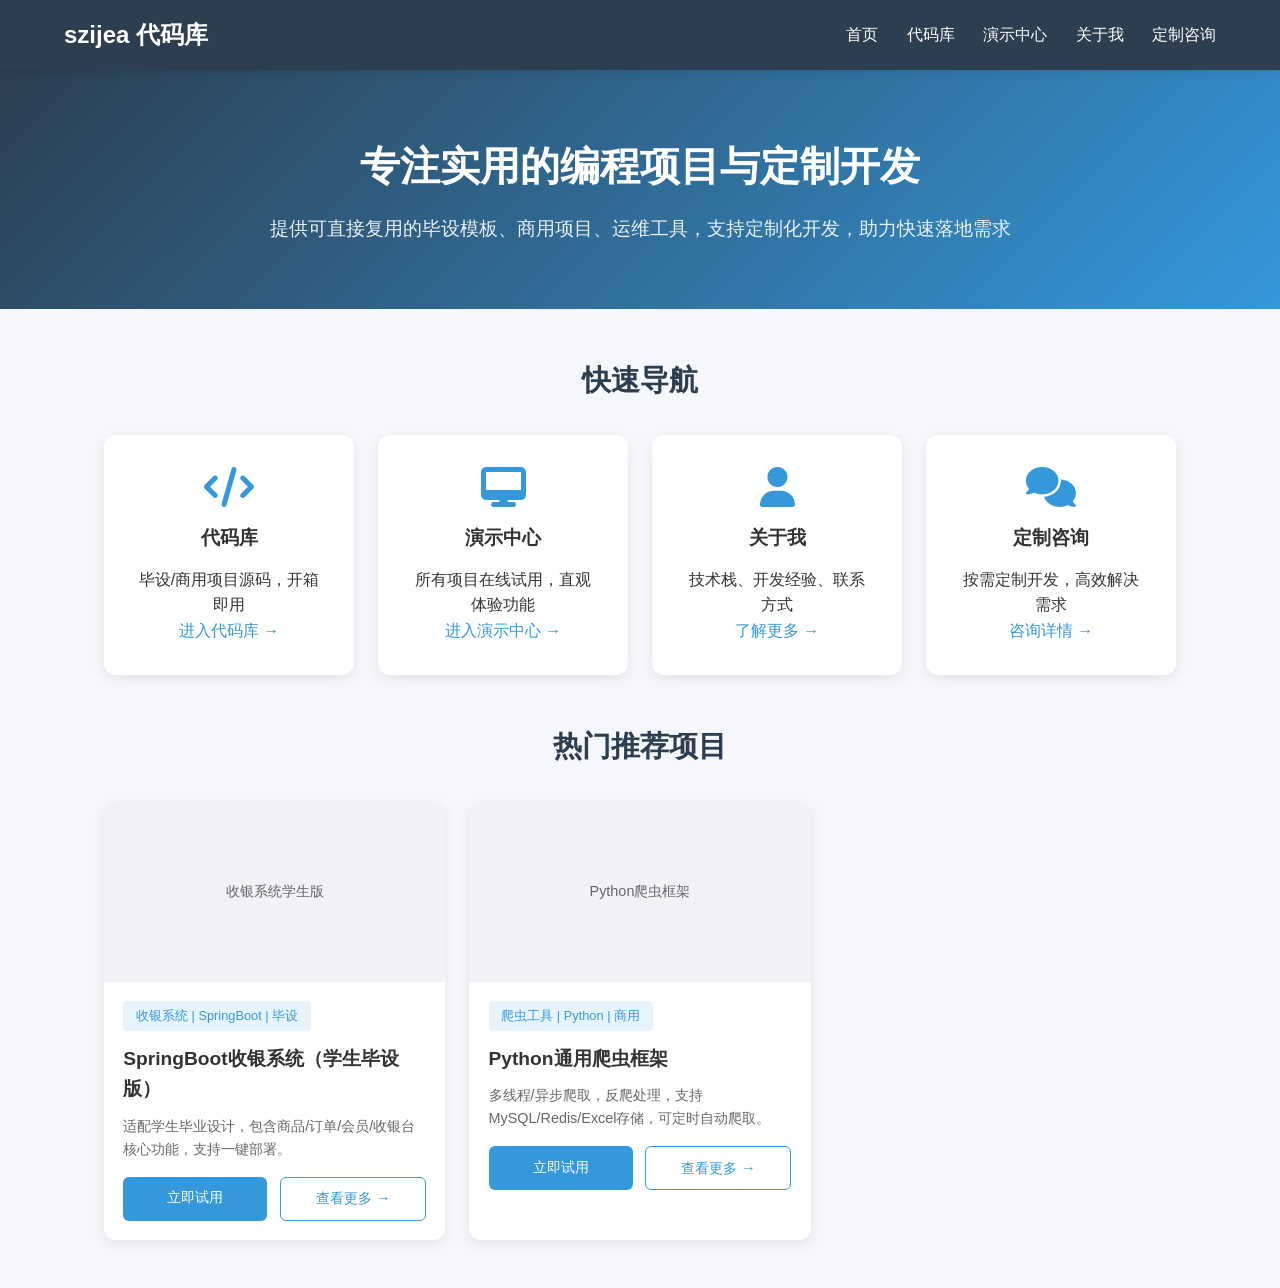
<file: index.html>
<!DOCTYPE html>
<html lang="zh-CN">
<head>
    <meta charset="UTF-8">
    <meta name="viewport" content="width=device-width, initial-scale=1.0">
    <title>szijea - 首页</title>
    <link rel="stylesheet" href="https://cdn.bootcdn.net/ajax/libs/font-awesome/6.4.0/css/all.min.css">
    <link rel="stylesheet" href="./css/style.css">
    <style>
        /* 首页专属样式（仅新增，不影响其他页面） */
        .banner {
            background: linear-gradient(135deg, #2c3e50 0%, #3498db 100%);
            color: white;
            padding: 4rem 5%;
            text-align: center;
        }
        .banner h1 {
            font-size: 2.5rem;
            margin-bottom: 1rem;
        }
        .banner p {
            font-size: 1.2rem;
            opacity: 0.9;
            max-width: 800px;
            margin: 0 auto;
        }
        .home-section {
            max-width: 1200px;
            margin: 3rem auto;
            padding: 0 5%;
        }
        .home-section h2 {
            font-size: 1.8rem;
            color: #2c3e50;
            margin-bottom: 2rem;
            text-align: center;
        }
        .quick-entry {
            display: grid;
            grid-template-columns: repeat(auto-fill, minmax(250px, 1fr));
            gap: 1.5rem;
            margin-bottom: 3rem;
        }
        .entry-card {
            background: white;
            padding: 2rem;
            border-radius: 12px;
            box-shadow: 0 4px 12px rgba(0,0,0,0.08);
            text-align: center;
            transition: transform 0.3s;
        }
        .entry-card:hover {
            transform: translateY(-5px);
        }
        .entry-card i {
            font-size: 2.5rem;
            color: #3498db;
            margin-bottom: 1rem;
        }
        .entry-card h3 {
            font-size: 1.2rem;
            margin-bottom: 0.8rem;
        }
        .entry-card a {
            color: #3498db;
            text-decoration: none;
            font-weight: 500;
        }
        .recommend-projects {
            display: grid;
            grid-template-columns: repeat(auto-fill, minmax(300px, 1fr));
            gap: 1.5rem;
        }
    </style>
</head>
<body>
<!-- 导航栏（所有页面共用，仅active类自动切换） -->
<nav class="navbar">
    <div class="logo">szijea 代码库</div>
    <div class="menu">
        <a href="index.html">首页</a>
        <a href="code.html">代码库</a>
        <a href="demo.html">演示中心</a>
        <a href="about.html">关于我</a>
        <a href="custom.html">定制咨询</a>
    </div>
</nav>

<!-- 首页Banner -->
<section class="banner">
    <h1>专注实用的编程项目与定制开发</h1>
    <p>提供可直接复用的毕设模板、商用项目、运维工具，支持定制化开发，助力快速落地需求</p>
</section>

<!-- 快速入口 -->
<section class="home-section">
    <h2>快速导航</h2>
    <div class="quick-entry">
        <div class="entry-card">
            <i class="fas fa-code"></i>
            <h3>代码库</h3>
            <p>毕设/商用项目源码，开箱即用</p>
            <a href="code.html">进入代码库 →</a>
        </div>
        <div class="entry-card">
            <i class="fas fa-desktop"></i>
            <h3>演示中心</h3>
            <p>所有项目在线试用，直观体验功能</p>
            <a href="demo.html">进入演示中心 →</a>
        </div>
        <div class="entry-card">
            <i class="fas fa-user"></i>
            <h3>关于我</h3>
            <p>技术栈、开发经验、联系方式</p>
            <a href="about.html">了解更多 →</a>
        </div>
        <div class="entry-card">
            <i class="fas fa-comments"></i>
            <h3>定制咨询</h3>
            <p>按需定制开发，高效解决需求</p>
            <a href="custom.html">咨询详情 →</a>
        </div>
    </div>
</section>

<!-- 推荐项目（复用代码库的卡片样式） -->
<section class="home-section">
    <h2>热门推荐项目</h2>
    <div class="recommend-projects">
        <!-- 复制代码库的任意2-3个项目卡片即可 -->
        <div class="project-card" data-category="cashier springboot thesis entry">
            <div class="card-img" style="background-image: url('https://picsum.photos/600/360?random=1');">收银系统学生版</div>
            <div class="card-content">
                <span class="card-category">收银系统 | SpringBoot | 毕设</span>
                <h3 class="card-title">SpringBoot收银系统（学生毕设版）</h3>
                <p class="card-desc">适配学生毕业设计，包含商品/订单/会员/收银台核心功能，支持一键部署。</p>
                <div class="card-actions">
                    <a href="javascript:openModal('cashier-student')" class="btn btn-trial">立即试用</a>
                    <a href="code.html" class="btn btn-detail">查看更多 →</a>
                </div>
            </div>
        </div>
        <div class="project-card" data-category="python crawler commercial advanced">
            <div class="card-img" style="background-image: url('https://picsum.photos/600/360?random=5');">Python爬虫框架</div>
            <div class="card-content">
                <span class="card-category">爬虫工具 | Python | 商用</span>
                <h3 class="card-title">Python通用爬虫框架</h3>
                <p class="card-desc">多线程/异步爬取，反爬处理，支持MySQL/Redis/Excel存储，可定时自动爬取。</p>
                <div class="card-actions">
                    <a href="javascript:openModal('python-crawler')" class="btn btn-trial">立即试用</a>
                    <a href="code.html" class="btn btn-detail">查看更多 →</a>
                </div>
            </div>
        </div>
    </div>
</section>

<script src="./js/script.js"></script>
</body>
</html>
</file>
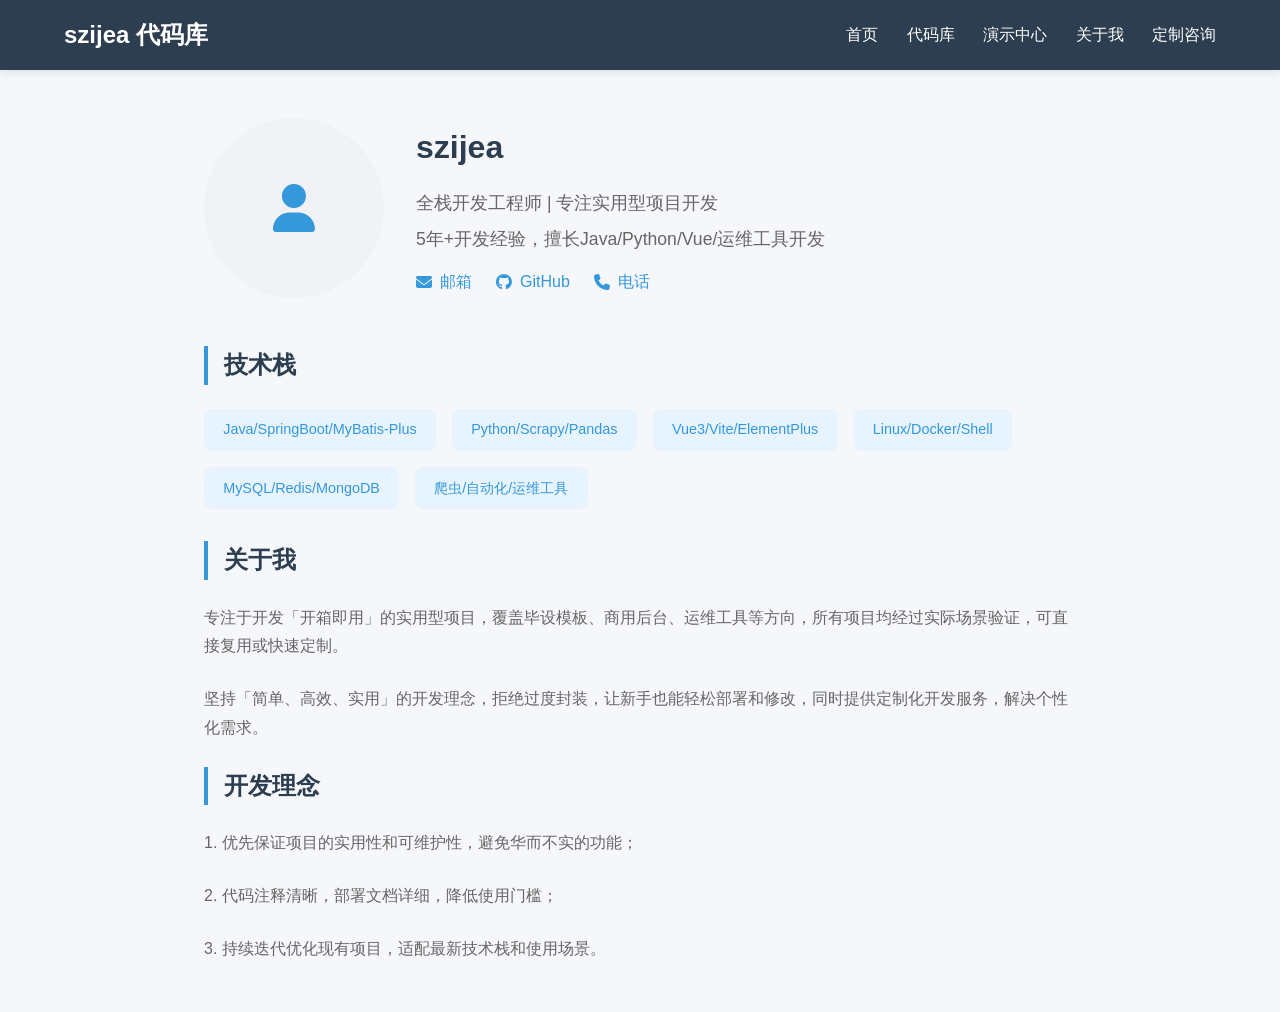
<file: about.html>
<!DOCTYPE html>
<html lang="zh-CN">
<head>
    <meta charset="UTF-8">
    <meta name="viewport" content="width=device-width, initial-scale=1.0">
    <title>szijea - 关于我</title>
    <link rel="stylesheet" href="https://cdn.bootcdn.net/ajax/libs/font-awesome/6.4.0/css/all.min.css">
    <link rel="stylesheet" href="./css/style.css">
    <style>
        /* 关于我专属样式 */
        .about-section {
            max-width: 1000px;
            margin: 3rem auto;
            padding: 0 5%;
        }
        .about-header {
            display: flex;
            flex-wrap: wrap;
            gap: 2rem;
            align-items: center;
            margin-bottom: 3rem;
        }
        .about-avatar {
            width: 180px;
            height: 180px;
            border-radius: 50%;
            background-color: #f0f2f5;
            display: flex;
            align-items: center;
            justify-content: center;
            font-size: 3rem;
            color: #3498db;
            flex-shrink: 0;
        }
        .about-info h2 {
            font-size: 2rem;
            color: #2c3e50;
            margin-bottom: 1rem;
        }
        .about-info p {
            font-size: 1.1rem;
            color: #666;
            margin-bottom: 0.5rem;
        }
        .about-info .contact {
            display: flex;
            gap: 1.5rem;
            margin-top: 1rem;
        }
        .about-info .contact a {
            color: #3498db;
            text-decoration: none;
            display: flex;
            align-items: center;
            gap: 0.5rem;
        }
        .about-content h3 {
            font-size: 1.5rem;
            color: #2c3e50;
            margin-bottom: 1.5rem;
            border-left: 4px solid #3498db;
            padding-left: 1rem;
        }
        .about-content .skill-list {
            display: flex;
            flex-wrap: wrap;
            gap: 1rem;
            margin-bottom: 2rem;
        }
        .about-content .skill-tag {
            padding: 0.6rem 1.2rem;
            background-color: #e8f4fd;
            color: #3498db;
            border-radius: 8px;
            font-size: 0.9rem;
        }
        .about-content p {
            color: #666;
            line-height: 1.8;
            margin-bottom: 1.5rem;
        }
    </style>
</head>
<body>
<nav class="navbar">
    <div class="logo">szijea 代码库</div>
    <div class="menu">
        <a href="index.html">首页</a>
        <a href="code.html">代码库</a>
        <a href="demo.html">演示中心</a>
        <a href="about.html">关于我</a>
        <a href="custom.html">定制咨询</a>
    </div>
</nav>

<section class="about-section">
    <div class="about-header">
        <div class="about-avatar">
            <i class="fas fa-user"></i>
        </div>
        <div class="about-info">
            <h2>szijea</h2>
            <p>全栈开发工程师 | 专注实用型项目开发</p>
            <p>5年+开发经验，擅长Java/Python/Vue/运维工具开发</p>
            <div class="contact">
                <a href="mailto:your@email.com"><i class="fas fa-envelope"></i> 邮箱</a>
                <a href="https://github.com/szijea" target="_blank"><i class="fab fa-github"></i> GitHub</a>
                <a href="tel:138xxxx8888"><i class="fas fa-phone"></i> 电话</a>
            </div>
        </div>
    </div>

    <div class="about-content">
        <h3>技术栈</h3>
        <div class="skill-list">
            <div class="skill-tag">Java/SpringBoot/MyBatis-Plus</div>
            <div class="skill-tag">Python/Scrapy/Pandas</div>
            <div class="skill-tag">Vue3/Vite/ElementPlus</div>
            <div class="skill-tag">Linux/Docker/Shell</div>
            <div class="skill-tag">MySQL/Redis/MongoDB</div>
            <div class="skill-tag">爬虫/自动化/运维工具</div>
        </div>

        <h3>关于我</h3>
        <p>专注于开发「开箱即用」的实用型项目，覆盖毕设模板、商用后台、运维工具等方向，所有项目均经过实际场景验证，可直接复用或快速定制。</p>
        <p>坚持「简单、高效、实用」的开发理念，拒绝过度封装，让新手也能轻松部署和修改，同时提供定制化开发服务，解决个性化需求。</p>

        <h3>开发理念</h3>
        <p>1. 优先保证项目的实用性和可维护性，避免华而不实的功能；</p>
        <p>2. 代码注释清晰，部署文档详细，降低使用门槛；</p>
        <p>3. 持续迭代优化现有项目，适配最新技术栈和使用场景。</p>
    </div>
</section>

<script src="./js/script.js"></script>
</body>
</html>
</file>
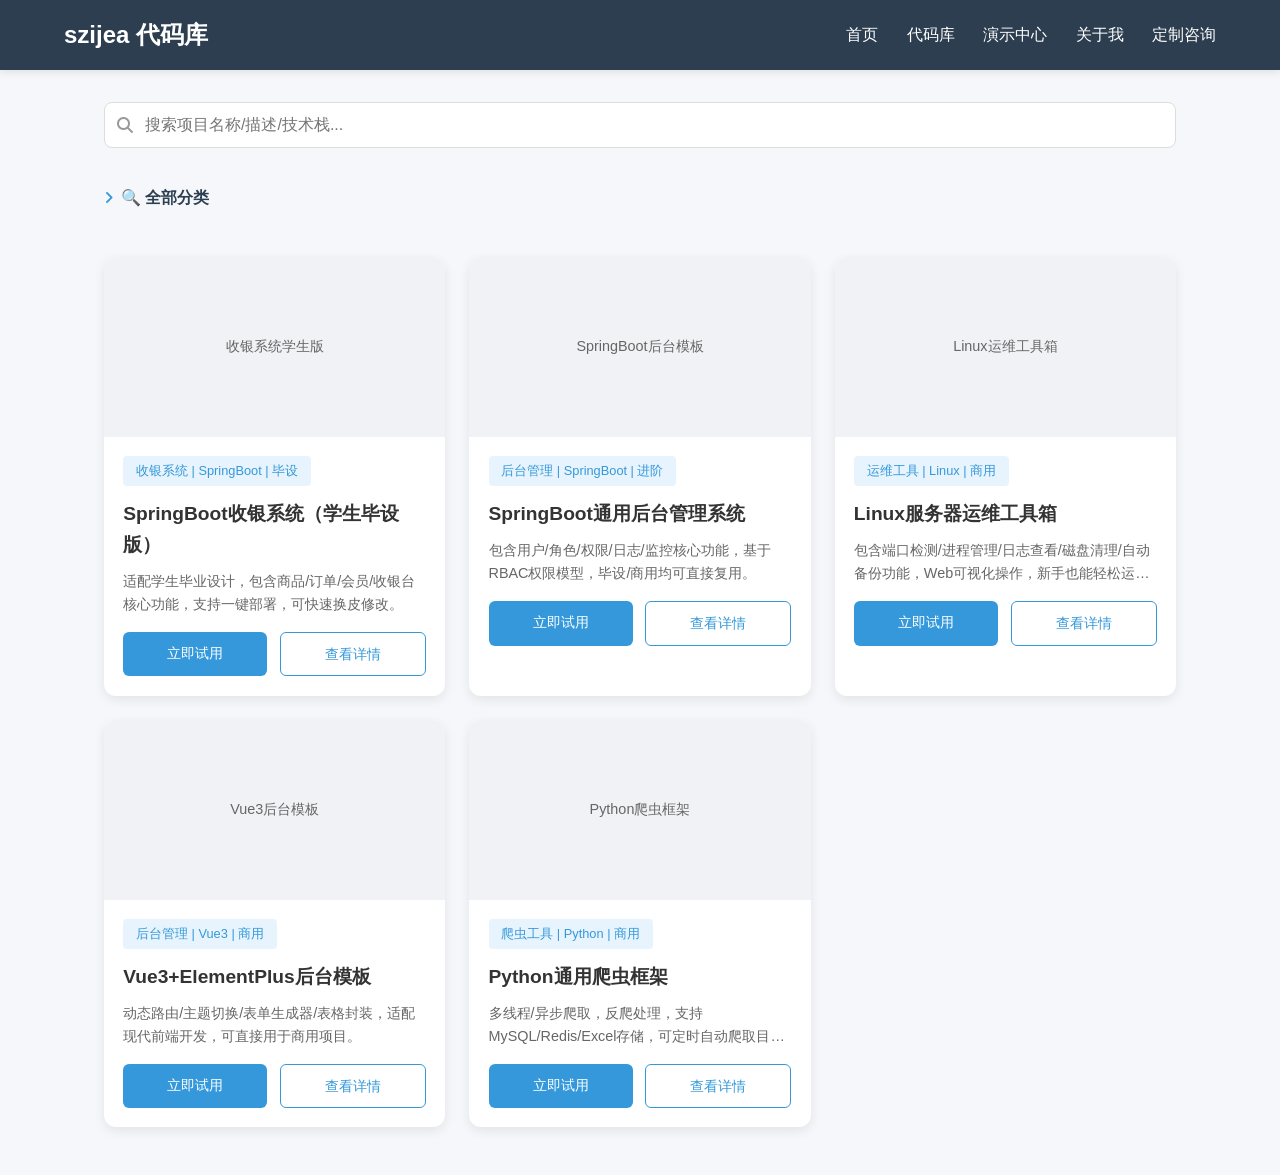
<file: code.html>
<!DOCTYPE html>
<html lang="zh-CN">
<head>
    <meta charset="UTF-8">
    <meta name="viewport" content="width=device-width, initial-scale=1.0">
    <title>szijea - 代码库&演示中心</title>
    <!-- 引入字体图标（折叠箭头用） -->
    <link rel="stylesheet" href="https://cdn.bootcdn.net/ajax/libs/font-awesome/6.4.0/css/all.min.css">
    <!-- 引入外部CSS文件 -->
    <link rel="stylesheet" href="./css/style.css">
</head>
<body>
<!-- 顶部导航 -->
<nav class="navbar">
    <div class="logo">szijea 代码库</div>
    <div class="menu">
        <a href="/">首页</a>
        <a href="#" class="active">代码库</a>
        <a href="#">演示中心</a>
        <a href="#">关于我</a>
        <a href="#">定制咨询</a>
    </div>
</nav>

<!-- 搜索&分类筛选区 -->
<section class="search-section">
    <div class="search-box">
        <i class="fas fa-search"></i>
        <input type="text" id="searchInput" placeholder="搜索项目名称/描述/技术栈...">
    </div>

    <!-- 分类筛选区 - 核心重构：全部分类包含所有维度 -->
    <div class="category-filter">
        <!-- 全部分类折叠/展开按钮（唯一入口） -->
        <button class="category-toggle">
            <i class="fas fa-angle-right"></i> 🔍 全部分类
        </button>

        <!-- 全部分类展开容器：包含技术栈、使用场景、难度/用途所有维度 -->
        <div class="all-category-container">
            <!-- 子维度1：技术栈 -->
            <div class="category-subgroup">
                <div class="category-subtitle">💻 技术栈</div>
                <button class="category-btn" data-category="all">全部项目</button>
                <button class="category-btn" data-category="springboot">SpringBoot</button>
                <button class="category-btn" data-category="vue">Vue</button>
                <button class="category-btn" data-category="python">Python</button>
                <button class="category-btn" data-category="linux">Linux</button>
            </div>

            <!-- 子维度2：使用场景 -->
            <div class="category-subgroup">
                <div class="category-subtitle">🎯 使用场景</div>
                <button class="category-btn" data-category="cashier">收银系统</button>
                <button class="category-btn" data-category="admin">后台管理</button>
                <button class="category-btn" data-category="crawler">爬虫工具</button>
                <button class="category-btn" data-category="ops">运维工具</button>
            </div>

            <!-- 子维度3：难度/用途 -->
            <div class="category-subgroup">
                <div class="category-subtitle">📚 难度/用途</div>
                <button class="category-btn" data-category="thesis">毕设模板</button>
                <button class="category-btn" data-category="commercial">商用项目</button>
                <button class="category-btn" data-category="entry">入门级</button>
                <button class="category-btn" data-category="advanced">进阶级</button>
            </div>
        </div>
    </div>
</section>

<!-- 项目卡片网格 -->
<section class="project-grid" id="projectGrid">
    <!-- 项目1：收银系统学生版 -->
    <div class="project-card" data-category="cashier springboot thesis entry">
        <div class="card-img" style="background-image: url('https://picsum.photos/600/360?random=1');">收银系统学生版</div>
        <div class="card-content">
            <span class="card-category">收银系统 | SpringBoot | 毕设</span>
            <h3 class="card-title">SpringBoot收银系统（学生毕设版）</h3>
            <p class="card-desc">适配学生毕业设计，包含商品/订单/会员/收银台核心功能，支持一键部署，可快速换皮修改。</p>
            <div class="card-actions">
                <a href="javascript:openModal('cashier-student')" class="btn btn-trial">立即试用</a>
                <a href="javascript:openModal('cashier-student')" class="btn btn-detail">查看详情</a>
            </div>
        </div>
    </div>

    <!-- 项目2：SpringBoot通用后台模板 -->
    <div class="project-card" data-category="springboot admin thesis advanced">
        <div class="card-img" style="background-image: url('https://picsum.photos/600/360?random=2');">SpringBoot后台模板</div>
        <div class="card-content">
            <span class="card-category">后台管理 | SpringBoot | 进阶</span>
            <h3 class="card-title">SpringBoot通用后台管理系统</h3>
            <p class="card-desc">包含用户/角色/权限/日志/监控核心功能，基于RBAC权限模型，毕设/商用均可直接复用。</p>
            <div class="card-actions">
                <a href="javascript:openModal('springboot-admin')" class="btn btn-trial">立即试用</a>
                <a href="javascript:openModal('springboot-admin')" class="btn btn-detail">查看详情</a>
            </div>
        </div>
    </div>

    <!-- 项目3：Linux服务器运维工具箱 -->
    <div class="project-card" data-category="linux ops commercial advanced">
        <div class="card-img" style="background-image: url('https://picsum.photos/600/360?random=3');">Linux运维工具箱</div>
        <div class="card-content">
            <span class="card-category">运维工具 | Linux | 商用</span>
            <h3 class="card-title">Linux服务器运维工具箱</h3>
            <p class="card-desc">包含端口检测/进程管理/日志查看/磁盘清理/自动备份功能，Web可视化操作，新手也能轻松运维。</p>
            <div class="card-actions">
                <a href="javascript:openModal('linux-tool')" class="btn btn-trial">立即试用</a>
                <a href="javascript:openModal('linux-tool')" class="btn btn-detail">查看详情</a>
            </div>
        </div>
    </div>

    <!-- 项目4：Vue3+ElementPlus后台模板 -->
    <div class="project-card" data-category="vue admin commercial advanced">
        <div class="card-img" style="background-image: url('https://picsum.photos/600/360?random=4');">Vue3后台模板</div>
        <div class="card-content">
            <span class="card-category">后台管理 | Vue3 | 商用</span>
            <h3 class="card-title">Vue3+ElementPlus后台模板</h3>
            <p class="card-desc">动态路由/主题切换/表单生成器/表格封装，适配现代前端开发，可直接用于商用项目。</p>
            <div class="card-actions">
                <a href="javascript:openModal('vue-admin')" class="btn btn-trial">立即试用</a>
                <a href="javascript:openModal('vue-admin')" class="btn btn-detail">查看详情</a>
            </div>
        </div>
    </div>

    <!-- 项目5：Python通用爬虫框架 -->
    <div class="project-card" data-category="python crawler commercial advanced">
        <div class="card-img" style="background-image: url('https://picsum.photos/600/360?random=5');">Python爬虫框架</div>
        <div class="card-content">
            <span class="card-category">爬虫工具 | Python | 商用</span>
            <h3 class="card-title">Python通用爬虫框架</h3>
            <p class="card-desc">多线程/异步爬取，反爬处理，支持MySQL/Redis/Excel存储，可定时自动爬取目标数据。</p>
            <div class="card-actions">
                <a href="javascript:openModal('python-crawler')" class="btn btn-trial">立即试用</a>
                <a href="javascript:openModal('python-crawler')" class="btn btn-detail">查看详情</a>
            </div>
        </div>
    </div>
</section>

<!-- 详情/试用弹窗 -->
<div class="modal" id="projectModal">
    <div class="modal-content">
        <span class="close-modal" onclick="closeModal()">&times;</span>
        <div id="modalContent">
            <!-- 弹窗内容会通过JS动态填充 -->
        </div>
    </div>
</div>

<!-- 引入外部JS文件 -->
<script src="./js/script.js"></script>
</body>
</html>
</file>
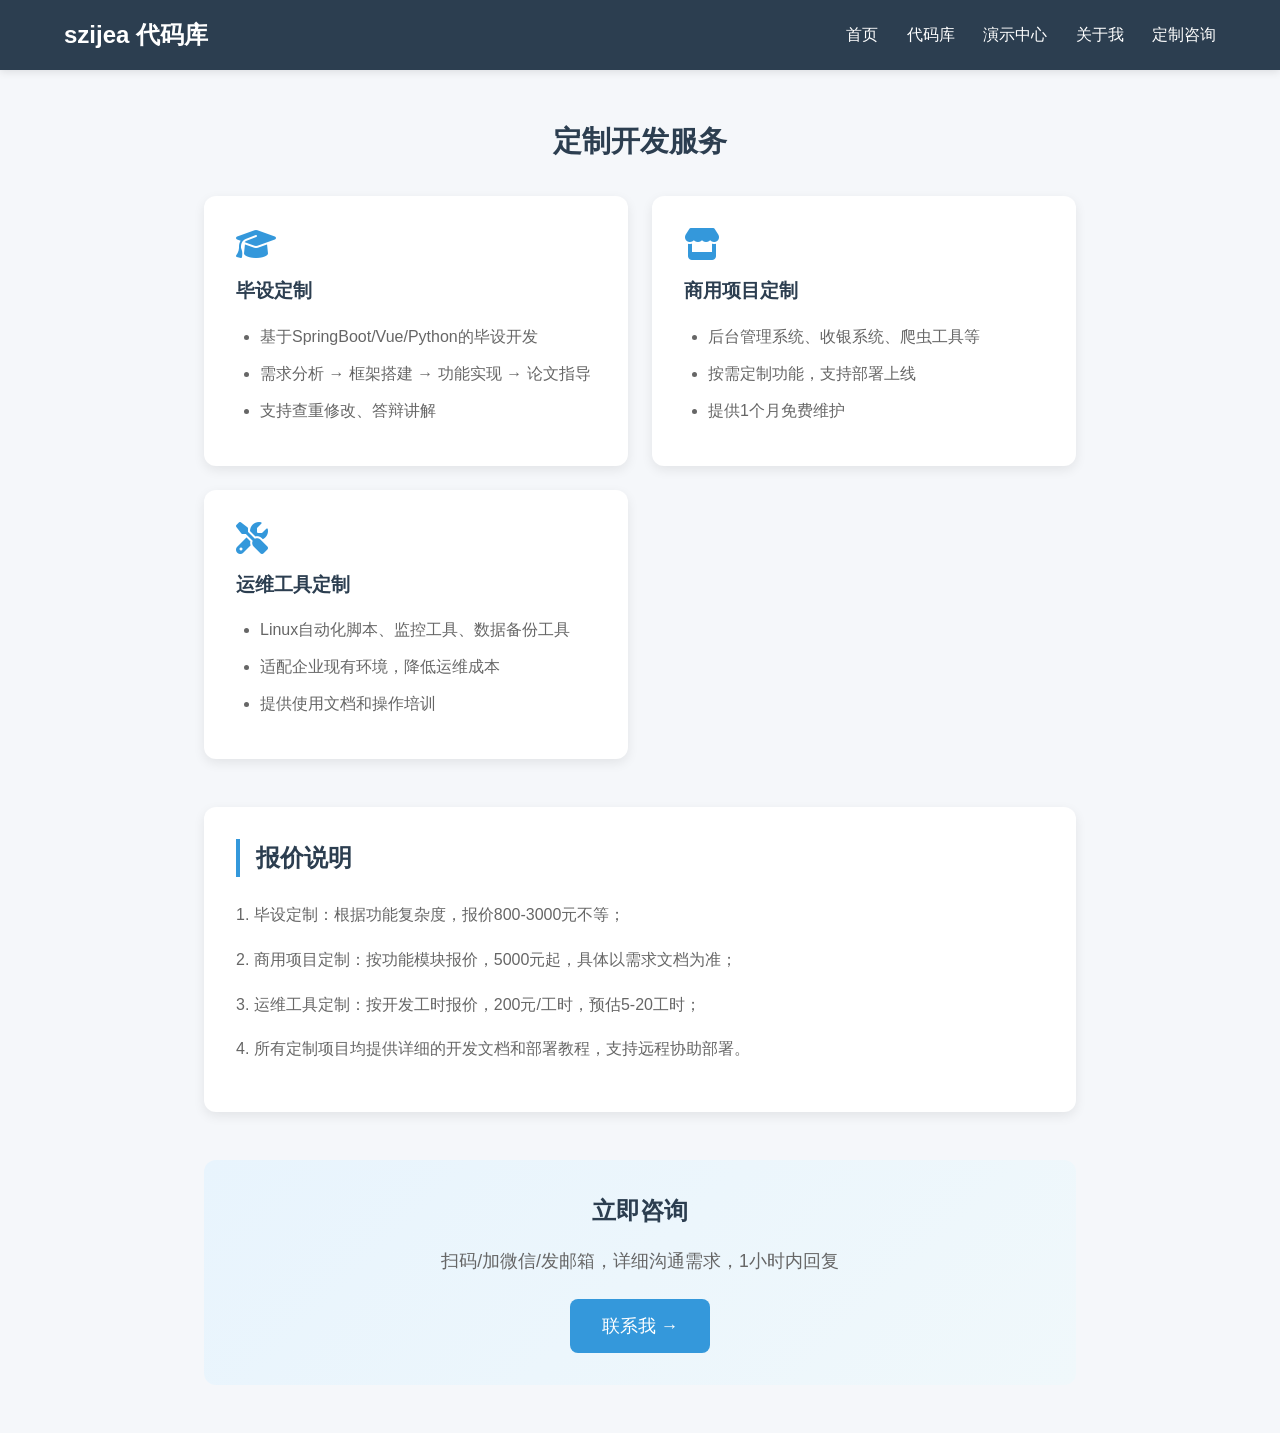
<file: custom.html>
<!DOCTYPE html>
<html lang="zh-CN">
<head>
    <meta charset="UTF-8">
    <meta name="viewport" content="width=device-width, initial-scale=1.0">
    <title>szijea - 定制咨询</title>
    <link rel="stylesheet" href="https://cdn.bootcdn.net/ajax/libs/font-awesome/6.4.0/css/all.min.css">
    <link rel="stylesheet" href="./css/style.css">
    <style>
        /* 定制咨询专属样式 */
        .custom-section {
            max-width: 1000px;
            margin: 3rem auto;
            padding: 0 5%;
        }
        .custom-section h2 {
            font-size: 1.8rem;
            color: #2c3e50;
            margin-bottom: 2rem;
            text-align: center;
        }
        .service-list {
            display: grid;
            grid-template-columns: repeat(auto-fill, minmax(300px, 1fr));
            gap: 1.5rem;
            margin-bottom: 3rem;
        }
        .service-card {
            background: white;
            border-radius: 12px;
            box-shadow: 0 4px 12px rgba(0,0,0,0.08);
            padding: 2rem;
        }
        .service-card i {
            font-size: 2rem;
            color: #3498db;
            margin-bottom: 1rem;
        }
        .service-card h3 {
            font-size: 1.2rem;
            color: #2c3e50;
            margin-bottom: 1rem;
        }
        .service-card ul {
            color: #666;
            padding-left: 1.5rem;
            line-height: 1.8;
        }
        .service-card ul li {
            margin-bottom: 0.5rem;
        }
        .custom-price {
            background: white;
            border-radius: 12px;
            box-shadow: 0 4px 12px rgba(0,0,0,0.08);
            padding: 2rem;
            margin-bottom: 3rem;
        }
        .custom-price h3 {
            font-size: 1.5rem;
            color: #2c3e50;
            margin-bottom: 1.5rem;
            border-left: 4px solid #3498db;
            padding-left: 1rem;
        }
        .custom-price p {
            color: #666;
            line-height: 1.8;
            margin-bottom: 1rem;
        }
        .contact-box {
            background: linear-gradient(135deg, #e8f4fd 0%, #f0f8fb 100%);
            border-radius: 12px;
            padding: 2rem;
            text-align: center;
        }
        .contact-box h3 {
            font-size: 1.5rem;
            color: #2c3e50;
            margin-bottom: 1rem;
        }
        .contact-box p {
            font-size: 1.1rem;
            color: #666;
            margin-bottom: 1.5rem;
        }
        .contact-box a {
            display: inline-block;
            padding: 0.8rem 2rem;
            background-color: #3498db;
            color: white;
            border-radius: 8px;
            text-decoration: none;
            font-size: 1.1rem;
            transition: background-color 0.3s;
        }
        .contact-box a:hover {
            background-color: #2980b9;
        }
    </style>
</head>
<body>
<nav class="navbar">
    <div class="logo">szijea 代码库</div>
    <div class="menu">
        <a href="index.html">首页</a>
        <a href="code.html">代码库</a>
        <a href="demo.html">演示中心</a>
        <a href="about.html">关于我</a>
        <a href="custom.html">定制咨询</a>
    </div>
</nav>

<section class="custom-section">
    <h2>定制开发服务</h2>

    <div class="service-list">
        <div class="service-card">
            <i class="fas fa-graduation-cap"></i>
            <h3>毕设定制</h3>
            <ul>
                <li>基于SpringBoot/Vue/Python的毕设开发</li>
                <li>需求分析 → 框架搭建 → 功能实现 → 论文指导</li>
                <li>支持查重修改、答辩讲解</li>
            </ul>
        </div>
        <div class="service-card">
            <i class="fas fa-store"></i>
            <h3>商用项目定制</h3>
            <ul>
                <li>后台管理系统、收银系统、爬虫工具等</li>
                <li>按需定制功能，支持部署上线</li>
                <li>提供1个月免费维护</li>
            </ul>
        </div>
        <div class="service-card">
            <i class="fas fa-tools"></i>
            <h3>运维工具定制</h3>
            <ul>
                <li>Linux自动化脚本、监控工具、数据备份工具</li>
                <li>适配企业现有环境，降低运维成本</li>
                <li>提供使用文档和操作培训</li>
            </ul>
        </div>
    </div>

    <div class="custom-price">
        <h3>报价说明</h3>
        <p>1. 毕设定制：根据功能复杂度，报价800-3000元不等；</p>
        <p>2. 商用项目定制：按功能模块报价，5000元起，具体以需求文档为准；</p>
        <p>3. 运维工具定制：按开发工时报价，200元/工时，预估5-20工时；</p>
        <p>4. 所有定制项目均提供详细的开发文档和部署教程，支持远程协助部署。</p>
    </div>

    <div class="contact-box">
        <h3>立即咨询</h3>
        <p>扫码/加微信/发邮箱，详细沟通需求，1小时内回复</p>
        <a href="tel:138xxxx8888">联系我 →</a>
    </div>
</section>

<script src="./js/script.js"></script>
</body>
</html>
</file>
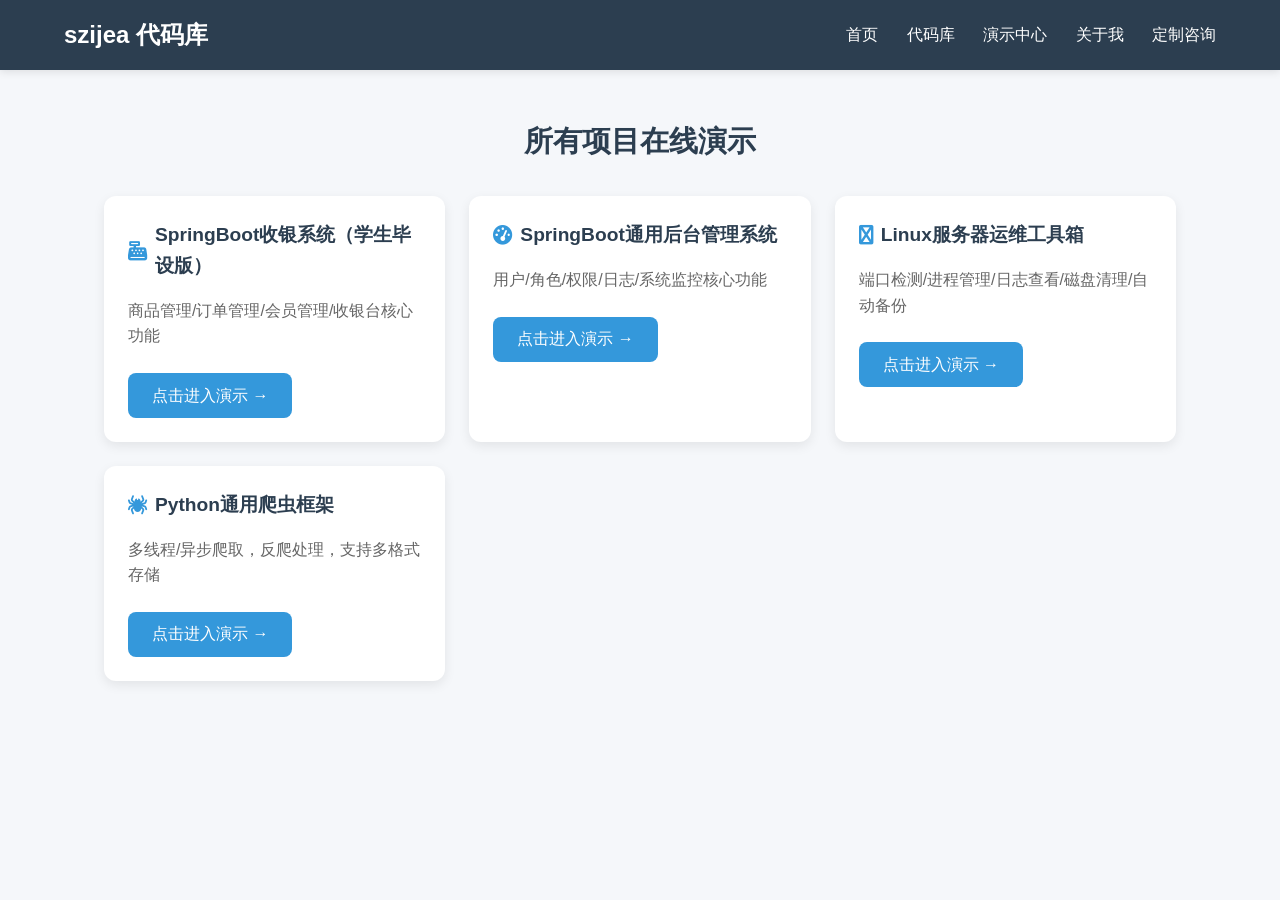
<file: demo.html>
<!DOCTYPE html>
<html lang="zh-CN">
<head>
    <meta charset="UTF-8">
    <meta name="viewport" content="width=device-width, initial-scale=1.0">
    <title>szijea - 演示中心</title>
    <link rel="stylesheet" href="https://cdn.bootcdn.net/ajax/libs/font-awesome/6.4.0/css/all.min.css">
    <link rel="stylesheet" href="./css/style.css">
    <style>
        /* 演示中心专属样式 */
        .demo-section {
            max-width: 1200px;
            margin: 3rem auto;
            padding: 0 5%;
        }
        .demo-section h2 {
            font-size: 1.8rem;
            color: #2c3e50;
            margin-bottom: 2rem;
            text-align: center;
        }
        .demo-list {
            display: grid;
            grid-template-columns: repeat(auto-fill, minmax(300px, 1fr));
            gap: 1.5rem;
        }
        .demo-card {
            background: white;
            border-radius: 12px;
            box-shadow: 0 4px 12px rgba(0,0,0,0.08);
            padding: 1.5rem;
        }
        .demo-card h3 {
            font-size: 1.2rem;
            color: #2c3e50;
            margin-bottom: 1rem;
            display: flex;
            align-items: center;
            gap: 0.5rem;
        }
        .demo-card h3 i {
            color: #3498db;
        }
        .demo-card p {
            color: #666;
            margin-bottom: 1.5rem;
        }
        .demo-card a {
            display: inline-block;
            padding: 0.6rem 1.5rem;
            background-color: #3498db;
            color: white;
            border-radius: 8px;
            text-decoration: none;
            transition: background-color 0.3s;
        }
        .demo-card a:hover {
            background-color: #2980b9;
        }
    </style>
</head>
<body>
<nav class="navbar">
    <div class="logo">szijea 代码库</div>
    <div class="menu">
        <a href="index.html">首页</a>
        <a href="code.html">代码库</a>
        <a href="demo.html">演示中心</a>
        <a href="about.html">关于我</a>
        <a href="custom.html">定制咨询</a>
    </div>
</nav>

<section class="demo-section">
    <h2>所有项目在线演示</h2>
    <div class="demo-list">
        <!-- 演示项模板：复制替换即可 -->
        <div class="demo-card">
            <h3><i class="fas fa-cash-register"></i> SpringBoot收银系统（学生毕设版）</h3>
            <p>商品管理/订单管理/会员管理/收银台核心功能</p>
            <a href="https://pos.szijea.github.io" target="_blank">点击进入演示 →</a>
        </div>
        <div class="demo-card">
            <h3><i class="fas fa-tachometer-alt"></i> SpringBoot通用后台管理系统</h3>
            <p>用户/角色/权限/日志/系统监控核心功能</p>
            <a href="https://admin.szijea.github.io" target="_blank">点击进入演示 →</a>
        </div>
        <div class="demo-card">
            <h3><i class="fas fa-linux"></i> Linux服务器运维工具箱</h3>
            <p>端口检测/进程管理/日志查看/磁盘清理/自动备份</p>
            <a href="https://tool.szijea.github.io" target="_blank">点击进入演示 →</a>
        </div>
        <div class="demo-card">
            <h3><i class="fas fa-spider"></i> Python通用爬虫框架</h3>
            <p>多线程/异步爬取，反爬处理，支持多格式存储</p>
            <a href="https://crawler.szijea.github.io" target="_blank">点击进入演示 →</a>
        </div>
    </div>
</section>

<script src="./js/script.js"></script>
</body>
</html>
</file>
<file: css/style.css>
/* 全局样式重置 */
* {
    margin: 0;
    padding: 0;
    box-sizing: border-box;
    font-family: "Microsoft YaHei", sans-serif;
}

body {
    background-color: #f5f7fa;
    color: #333;
    line-height: 1.6;
}

/* 顶部导航栏 */
.navbar {
    background-color: #2c3e50;
    color: white;
    padding: 1rem 5%;
    display: flex;
    justify-content: space-between;
    align-items: center;
    position: sticky;
    top: 0;
    z-index: 100;
    box-shadow: 0 2px 8px rgba(0,0,0,0.1);
}

.navbar .logo {
    font-size: 1.5rem;
    font-weight: bold;
}

.navbar .menu a {
    color: white;
    text-decoration: none;
    margin-left: 1.5rem;
    transition: color 0.3s;
}

.navbar .menu a:hover {
    color: #3498db;
}

/* 搜索&分类筛选区 */
.search-section {
    max-width: 1200px;
    margin: 2rem auto;
    padding: 0 5%;
    display: flex;
    flex-wrap: wrap;
    gap: 1rem;
    align-items: flex-start;
}

.search-box {
    flex: 1;
    min-width: 300px;
    position: relative;
}

.search-box input {
    width: 100%;
    padding: 0.8rem 1rem 0.8rem 2.5rem;
    border: 1px solid #ddd;
    border-radius: 8px;
    font-size: 1rem;
    outline: none;
    transition: border-color 0.3s;
}

.search-box input:focus {
    border-color: #3498db;
}

.search-box i {
    position: absolute;
    left: 0.8rem;
    top: 50%;
    transform: translateY(-50%);
    color: #999;
}

/* 分类筛选区整体 */
.category-filter {
    width: 100%;
    display: flex;
    flex-wrap: wrap;
    gap: 1rem;
    margin-top: 1rem;
}

/* 折叠展开按钮 - 核心 */
.category-toggle {
    display: flex;
    align-items: center;
    gap: 0.5rem;
    padding: 0.5rem 0;
    font-size: 1rem;
    color: #2c3e50;
    font-weight: 600;
    cursor: pointer;
    border: none;
    background: transparent;
    align-items: center;
    margin-bottom: 0.5rem;
    width: 100%;
}

.category-toggle i {
    font-size: 0.9rem;
    color: #3498db;
    transition: transform 0.3s ease;
}

/* 箭头旋转效果 */
.category-toggle.active i {
    transform: rotate(90deg);
}

/* 全部分类容器 - 折叠核心，包含所有维度 */
.all-category-container {
    display: none;
    flex-wrap: wrap;
    gap: 1.5rem;
    width: 100%;
    padding-left: 1.8rem;
}

/* 展开时显示 */
.all-category-container.active {
    display: flex;
}

/* 各维度分类子容器 - 优化层级排版 */
.category-subgroup {
    display: flex;
    flex-wrap: wrap;
    gap: 0.8rem;
    min-width: 200px;
    flex: 1;
}

/* 维度标题 - 区分各分类维度 */
.category-subtitle {
    width: 100%;
    font-size: 0.9rem;
    color: #666;
    margin-bottom: 0.5rem;
    padding-left: 0.2rem;
}

/* 分类按钮通用样式 */
.category-btn {
    padding: 0.6rem 1.2rem;
    border: 1px solid #ddd;
    border-radius: 8px;
    background: white;
    cursor: pointer;
    transition: all 0.3s;
    white-space: nowrap;
}

.category-btn.active {
    background-color: #3498db;
    color: white;
    border-color: #3498db;
}

.category-btn:hover {
    border-color: #3498db;
    color: #3498db;
}

/* 项目卡片网格区 */
.project-grid {
    max-width: 1200px;
    margin: 0 auto 3rem;
    padding: 0 5%;
    display: grid;
    grid-template-columns: repeat(auto-fill, minmax(300px, 1fr));
    gap: 1.5rem;
}

/* 项目卡片样式 */
.project-card {
    background: white;
    border-radius: 12px;
    box-shadow: 0 4px 12px rgba(0,0,0,0.08);
    overflow: hidden;
    transition: transform 0.3s, box-shadow 0.3s;
}

.project-card:hover {
    transform: translateY(-5px);
    box-shadow: 0 8px 20px rgba(0,0,0,0.12);
}

.project-card .card-img {
    width: 100%;
    height: 180px;
    background-color: #f0f2f5;
    display: flex;
    align-items: center;
    justify-content: center;
    color: #666;
    font-size: 0.9rem;
    background-size: cover;
    background-position: center;
}

.project-card .card-content {
    padding: 1.2rem;
}

.project-card .card-category {
    display: inline-block;
    padding: 0.3rem 0.8rem;
    background-color: #e8f4fd;
    color: #3498db;
    border-radius: 4px;
    font-size: 0.8rem;
    margin-bottom: 0.8rem;
}

.project-card .card-title {
    font-size: 1.2rem;
    font-weight: bold;
    margin-bottom: 0.6rem;
}

.project-card .card-desc {
    color: #666;
    font-size: 0.9rem;
    margin-bottom: 1rem;
    display: -webkit-box;
    -webkit-line-clamp: 2;
    -webkit-box-orient: vertical;
    overflow: hidden;
}

.project-card .card-actions {
    display: flex;
    gap: 0.8rem;
}

.btn {
    flex: 1;
    padding: 0.6rem 0;
    border-radius: 6px;
    text-align: center;
    text-decoration: none;
    font-size: 0.9rem;
    cursor: pointer;
    transition: all 0.3s;
}

.btn-trial {
    background-color: #3498db;
    color: white;
    border: none;
}

.btn-trial:hover {
    background-color: #2980b9;
}

.btn-detail {
    background-color: white;
    color: #3498db;
    border: 1px solid #3498db;
}

.btn-detail:hover {
    background-color: #e8f4fd;
}

/* 弹窗样式（查看详情/试用） */
.modal {
    position: fixed;
    top: 0;
    left: 0;
    width: 100%;
    height: 100%;
    background-color: rgba(0,0,0,0.5);
    display: none;
    align-items: center;
    justify-content: center;
    z-index: 1000;
}

.modal-content {
    background: white;
    border-radius: 12px;
    width: 90%;
    max-width: 800px;
    max-height: 90vh;
    overflow-y: auto;
    padding: 2rem;
    position: relative;
}

.close-modal {
    position: absolute;
    top: 1rem;
    right: 1rem;
    font-size: 1.5rem;
    cursor: pointer;
    color: #666;
}

.close-modal:hover {
    color: #333;
}

.modal-project-title {
    font-size: 1.8rem;
    margin-bottom: 1rem;
    color: #2c3e50;
}

.modal-project-info {
    display: flex;
    flex-wrap: wrap;
    gap: 2rem;
    margin-bottom: 1.5rem;
}

.modal-project-img {
    flex: 1;
    min-width: 300px;
    height: 200px;
    background-color: #f0f2f5;
    border-radius: 8px;
    background-size: cover;
    background-position: center;
}

.modal-project-desc {
    flex: 1;
    min-width: 300px;
}

.modal-project-desc p {
    margin-bottom: 1rem;
    color: #666;
}

.modal-project-links {
    display: flex;
    gap: 1rem;
    margin-top: 1.5rem;
}

/* 响应式适配（手机端） */
@media (max-width: 768px) {
    .navbar .menu {
        display: none;
    }

    .search-section {
        flex-direction: column;
        align-items: stretch;
    }

    .all-category-container {
        padding-left: 1rem;
        gap: 1rem;
    }

    .category-subgroup {
        min-width: 100%;
    }

    .modal-project-info {
        gap: 1rem;
    }
}
</file>
